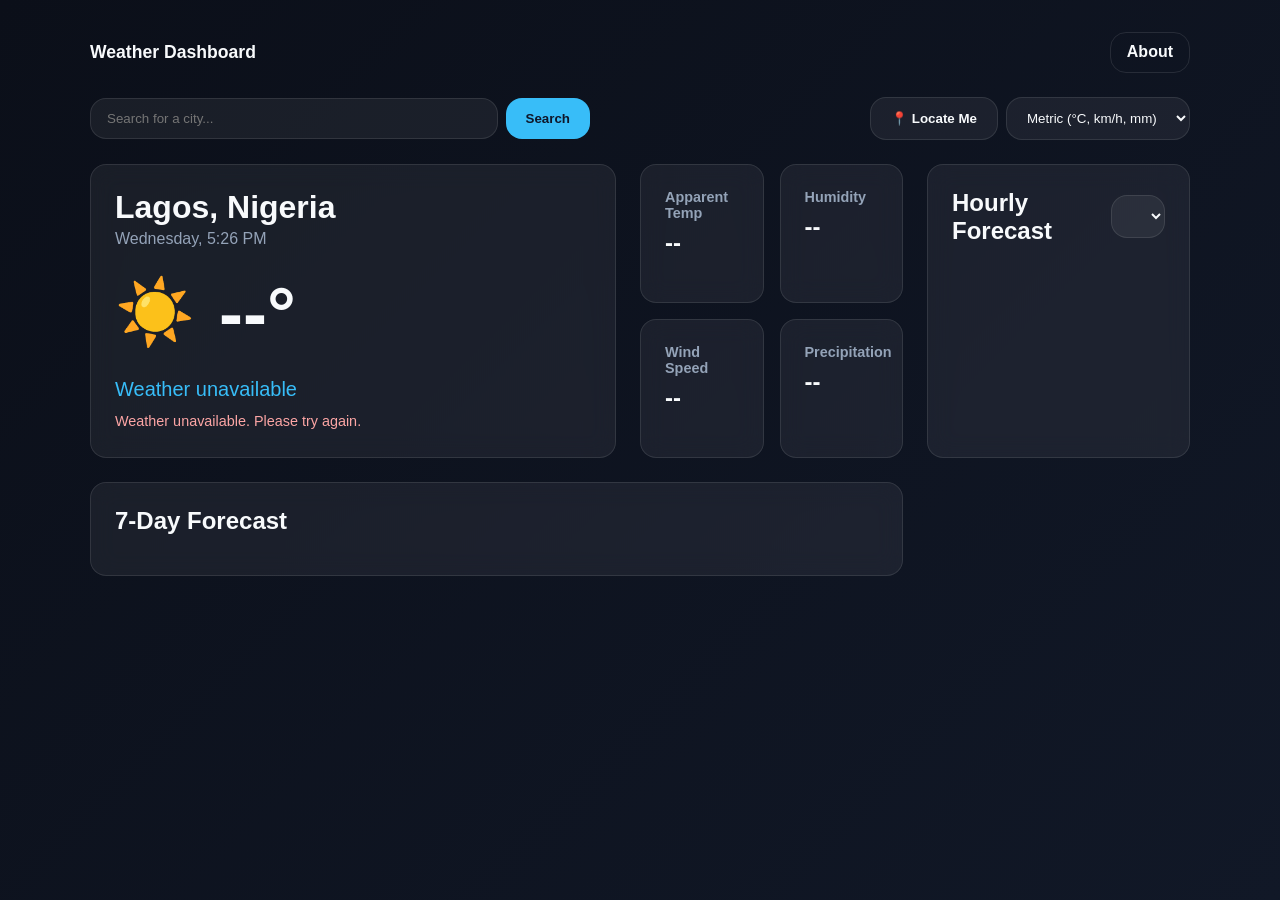
<file: index.html>
<!DOCTYPE html>
<html lang="en">
<head>
    <meta charset="UTF-8">
    <meta name="viewport" content="width=device-width, initial-scale=1">
    <title>Responsive Weather Dashboard</title>
    <link rel="stylesheet" href="style.css">
</head>
<body>
    <div class="app-container">
        <nav class="site-nav" aria-label="Main navigation">
            <a class="site-brand" href="index.html">Weather Dashboard</a>
            <a class="about-link" href="about.html">About</a>
        </nav>

        <!-- Search & Control Header -->
        <header class="dashboard-header">
            <form id="search-form" class="search-bar">
                <input type="text" id="search-input" placeholder="Search for a city..." required aria-label="Search city">
                <button type="submit" class="btn-search">Search</button>
            </form>
            <div class="controls">
                <button id="geo-btn" class="btn-secondary" title="Use current location">📍 Locate Me</button>
                <select id="unit-selector" class="unit-dropdown" aria-label="Toggle measurement units">
                    <option value="metric">Metric (°C, km/h, mm)</option>
                    <option value="imperial">Imperial (°F, mph, in)</option>
                </select>
            </div>
        </header>

        <main class="dashboard-grid">
            <!-- Current Weather Overview -->
            <section class="card card-current">
                <div class="current-header">
                    <h1 id="location-name">Lagos, Nigeria</h1>
                    <p id="current-date">Wednesday, 5:26 PM</p>
                </div>
               <div class="current-temp-block">
                    <div id="weather-icon" class="weather-icon-large">☀️</div>
                    <div class="temp-display">
                        <span id="current-temp">--</span><span class="unit-symbol">°</span>
                    </div>
                </div>
                <p id="weather-condition" class="weather-condition-text">Clear Sky</p>
                <p id="status-message" class="status-message" aria-live="polite"></p>
            </section>

            <!-- Detailed Weather Metrics Grid -->
            <section class="metrics-grid">
                <div class="card metric-box">
                    <h3>Apparent Temp</h3>
                    <p id="metric-feels-like">--</p> 
                </div>
                <div class="card metric-box">
                    <h3>Humidity</h3>
                    <p id="metric-humidity">--</p>
                </div>
                <div class="card metric-box">
                    <h3>Wind Speed</h3>
                    <p id="metric-wind">--</p>
                </div>
                <div class="card metric-box">
                    <h3>Precipitation</h3>
                    <p id="metric-precipitation">--</p>
                </div>
            </section>

            <!-- Day Selector & Hourly Forecast -->
            <section class="card card-hourly">
                <div class="hourly-header">
                    <h2>Hourly Forecast</h2>
                    <select id="forecast-day-select" class="day-dropdown">
                        <!-- Options populated dynamically via JavaScript -->
                    </select>
                </div>
                <div id="hourly-container" class="hourly-scroll-container">
                    <!-- Hourly items generated via JS -->
                </div>
            </section>

            <!-- 7-Day Forecast Section -->
            <section class="card card-weekly">
                <h2>7-Day Forecast</h2>
                <div id="weekly-container" class="weekly-list">
                    <!-- Weekly rows generated via JS -->
                </div>
            </section>
        </main>
    </div>
    <script src="app.js"></script>
</body>
</html>
</file>
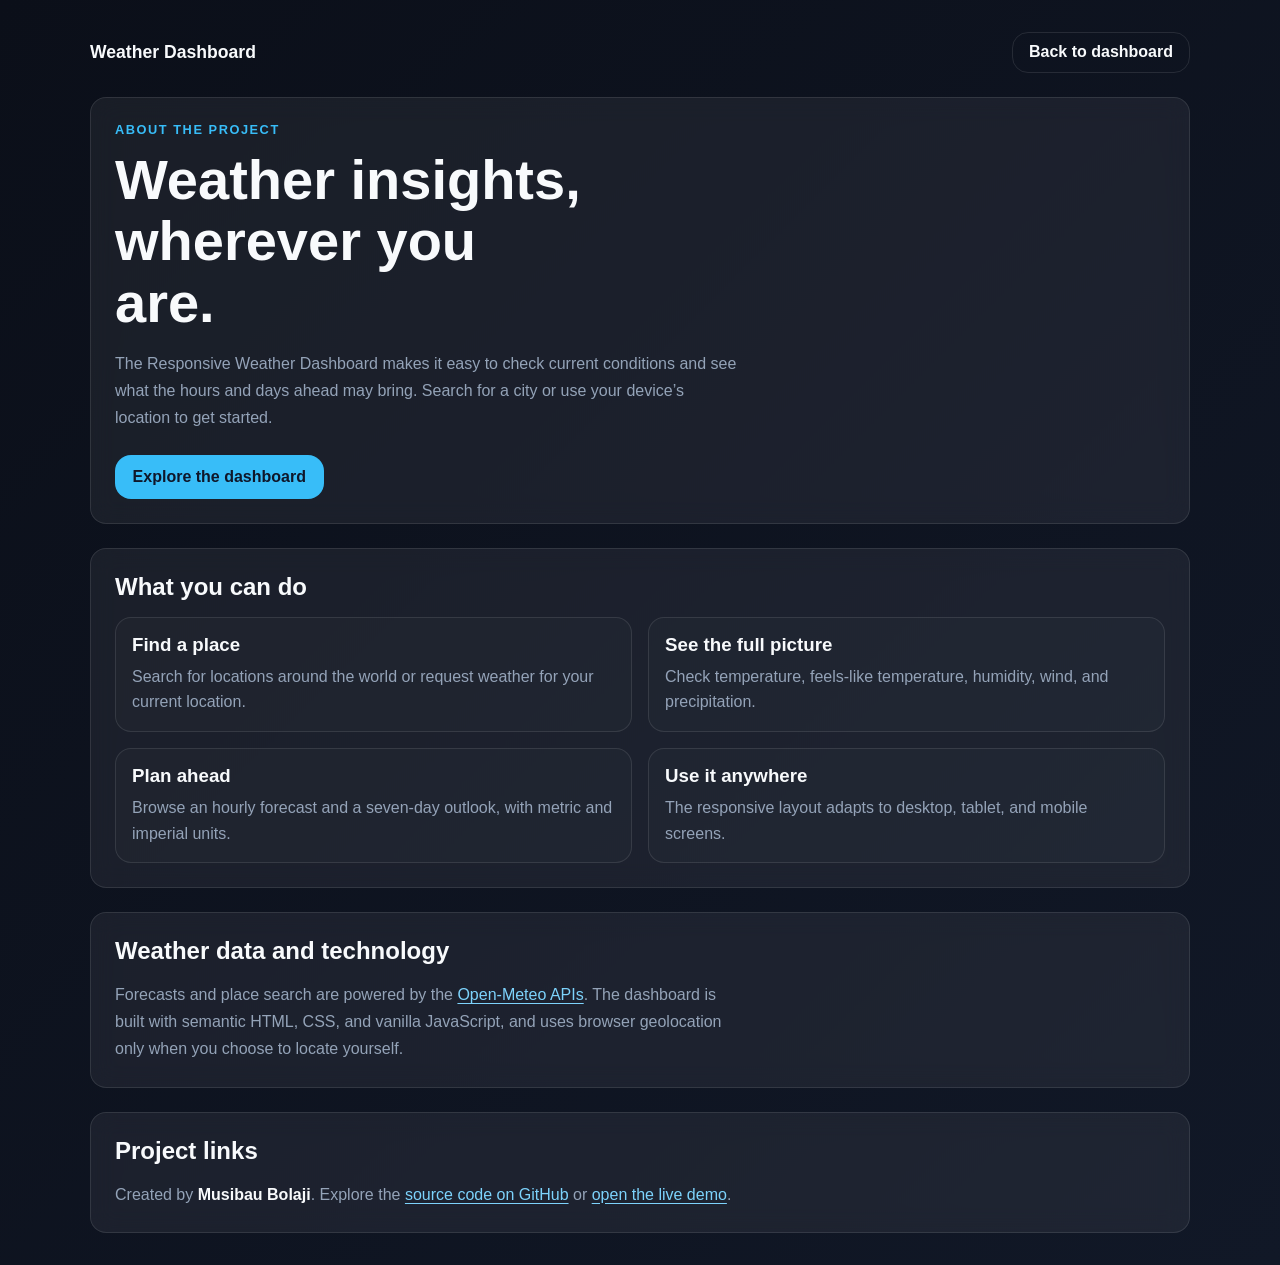
<file: about.html>
<!DOCTYPE html>
<html lang="en">
<head>
    <meta charset="UTF-8">
    <meta name="viewport" content="width=device-width, initial-scale=1">
    <meta name="description" content="Learn about the Responsive Weather Dashboard, its features, technology, and weather data source.">
    <title>About | Responsive Weather Dashboard</title>
    <link rel="stylesheet" href="style.css">
</head>
<body>
    <div class="app-container">
        <nav class="site-nav" aria-label="Main navigation">
            <a class="site-brand" href="index.html">Weather Dashboard</a>
            <a class="about-link" href="index.html">Back to dashboard</a>
        </nav>

        <main class="about-content">
            <section class="card about-intro">
                <p class="about-eyebrow">ABOUT THE PROJECT</p>
                <h1>Weather insights, wherever you are.</h1>
                <p>
                    The Responsive Weather Dashboard makes it easy to check current
                    conditions and see what the hours and days ahead may bring.
                    Search for a city or use your device’s location to get started.
                </p>
                <a class="btn-search about-cta" href="index.html">Explore the dashboard</a>
            </section>

            <section class="card about-section">
                <h2>What you can do</h2>
                <div class="about-feature-grid">
                    <article class="about-feature">
                        <h3>Find a place</h3>
                        <p>Search for locations around the world or request weather for your current location.</p>
                    </article>
                    <article class="about-feature">
                        <h3>See the full picture</h3>
                        <p>Check temperature, feels-like temperature, humidity, wind, and precipitation.</p>
                    </article>
                    <article class="about-feature">
                        <h3>Plan ahead</h3>
                        <p>Browse an hourly forecast and a seven-day outlook, with metric and imperial units.</p>
                    </article>
                    <article class="about-feature">
                        <h3>Use it anywhere</h3>
                        <p>The responsive layout adapts to desktop, tablet, and mobile screens.</p>
                    </article>
                </div>
            </section>

            <section class="card about-section">
                <h2>Weather data and technology</h2>
                <p>
                    Forecasts and place search are powered by the
                    <a href="https://open-meteo.com/" target="_blank" rel="noopener noreferrer">Open-Meteo APIs</a>.
                    The dashboard is built with semantic HTML, CSS, and vanilla JavaScript, and uses
                    browser geolocation only when you choose to locate yourself.
                </p>
            </section>

            <section class="card about-section about-links">
                <h2>Project links</h2>
                <p>
                    Created by <strong>Musibau Bolaji</strong>.
                    Explore the <a href="https://github.com/adigson/responsive-weather-dashboard" target="_blank" rel="noopener noreferrer">source code on GitHub</a>
                    or <a href="https://asikowealtherapp.netlify.app/" target="_blank" rel="noopener noreferrer">open the live demo</a>.
                </p>
            </section>
        </main>
    </div>
</body>
</html>
</file>
<file: style.css>
:root {
--bg-gradient: linear-gradient(135deg, #0b0f19 0%, #111827 100%);
    --card-bg: rgba(255, 255, 255, 0.06);
    --card-border: rgba(255, 255, 255, 0.1);
    --text-primary: #f8fafc;
    --text-secondary: #94a3b8;
    --accent: #38bdf8;
    --accent-hover: #7dd3fc;
    --radius: 16px;
    --transition: all 0.25s cubic-bezier(0.4, 0, 0.2, 1);
}

* {
    margin: 0;
    padding: 0;
    box-sizing: border-box;
    font-family: 'Segoe UI', Tahoma, Geneva, Verdana, sans-serif;
}

body {
    background: var(--bg-gradient);
    color: var(--text-primary);
    min-height: 100vh;
    padding: 2rem 1rem;
    display: flex;
    justify-content: center;
}

.app-container {
    width: 100%;
    max-width: 1100px;
    display: flex;
    flex-direction: column;
    gap: 1.5rem;
}

/* Site navigation */
.site-nav {
    display: flex;
    justify-content: space-between;
    align-items: center;
    gap: 1rem;
}

.site-brand,
.about-link {
    color: var(--text-primary);
    text-decoration: none;
    font-weight: 600;
}

.site-brand { font-size: 1.1rem; }

.about-link {
    border: 1px solid var(--card-border);
    border-radius: var(--radius);
    padding: 0.65rem 1rem;
    transition: var(--transition);
}

.about-link:hover,
.about-link:focus-visible {
    border-color: var(--accent);
    color: var(--accent-hover);
}

.about-content {
    display: grid;
    gap: 1.5rem;
}

.about-intro { padding: clamp(1.5rem, 5vw, 3.5rem); }

.about-eyebrow {
    color: var(--accent);
    font-size: 0.8rem;
    font-weight: 700;
    letter-spacing: 0.12em;
    margin-bottom: 0.75rem;
}

.about-intro h1 {
    max-width: 15ch;
    font-size: clamp(2rem, 6vw, 3.5rem);
    line-height: 1.1;
    margin-bottom: 1rem;
}

.about-intro > p:not(.about-eyebrow),
.about-section > p {
    max-width: 70ch;
    color: var(--text-secondary);
    line-height: 1.7;
}

.about-cta {
    display: inline-block;
    margin-top: 1.5rem;
    padding: 0.8rem 1.1rem;
    border-radius: var(--radius);
    font-weight: 600;
    text-decoration: none;
}

.about-section h2 { margin-bottom: 1rem; }

.about-feature-grid {
    display: grid;
    grid-template-columns: repeat(2, minmax(0, 1fr));
    gap: 1rem;
}

.about-feature {
    padding: 1rem;
    border: 1px solid var(--card-border);
    border-radius: var(--radius);
    background: rgba(255, 255, 255, 0.02);
}

.about-feature h3 { margin-bottom: 0.5rem; }

.about-feature p {
    color: var(--text-secondary);
    line-height: 1.6;
}

.about-section a {
    color: var(--accent-hover);
    text-underline-offset: 0.2em;
}

.about-links strong { color: var(--text-primary); }

@media (max-width: 600px) {
    .site-nav { gap: 0.5rem; }
    .about-feature-grid { grid-template-columns: 1fr; }
}

/* Header & Inputs */
.dashboard-header {
    display: flex;
    flex-wrap: wrap;
    gap: 1rem;
    justify-content: space-between;
    align-items: center;
}

.search-bar {
    display: flex;
    flex: 1;
    max-width: 500px;
    gap: 0.5rem;
}

input[type="text"], .unit-dropdown, .day-dropdown {
    background: var(--card-bg);
    border: 1px solid var(--card-border);
    padding: 0.75rem 1rem;
    border-radius: var(--radius);
    color: var(--text-primary);
    outline: none;
    transition: var(--transition);
}

input[type="text"] { width: 100%; }
input[type="text"]:focus, .unit-dropdown:focus {
    border-color: var(--accent);
    box-shadow: 0 0 0 3px rgba(56, 189, 248, 0.2);
}

button {
    cursor: pointer;
    border: none;
    padding: 0.75rem 1.25rem;
    border-radius: var(--radius);
    transition: var(--transition);
    font-weight: 600;
}

.btn-search {
    background: var(--accent);
    color: #0f172a;
}
.btn-search:hover, .btn-search:focus { background: var(--accent-hover); }

.controls {
    display: flex;
    gap: 0.5rem;
}
.btn-secondary {
    background: var(--card-bg);
    color: var(--text-primary);
    border: 1px solid var(--card-border);
}
.btn-secondary:hover { background: rgba(255, 255, 255, 0.12); }

/* Layout Cards Architecture */
.card {
    background: var(--card-bg);
    border: 1px solid var(--card-border);
    backdrop-filter: blur(12px);
    border-radius: var(--radius);
    padding: 1.5rem;
}

.dashboard-grid {
    display: grid;
    grid-template-columns: 1fr;
    gap: 1.5rem;
}

@media(min-width: 900px) {
    .dashboard-grid {
        grid-template-columns: 2fr 1fr 1fr; /* Extends current block on left */
    }
}

/* Current Card Styling */
.current-header h1 { font-size: 2rem; margin-bottom: 0.25rem; }
.current-header p { color: var(--text-secondary); }
.current-temp-block {
    display: flex;
    align-items: center;
    gap: 1.5rem;
    margin: 1.5rem 0;
}
.weather-icon-large { font-size: 4rem; }
.temp-display { font-size: 4.5rem; font-weight: 700; }
.weather-condition-text { font-size: 1.25rem; color: var(--accent); font-weight: 500; }

.status-message {
    margin-top: 0.75rem;
    min-height: 1.25rem;
    font-size: 0.9rem;
    font-weight: 500;
    display: block;
    opacity: 0;
    transition: opacity 0.2s ease;
}

.status-message.info,
.status-message.success,
.status-message.error {
    opacity: 1;
}

.status-message.info {
    color: var(--accent-hover);
}

.status-message.success {
    color: #86efac;
}

.status-message.error {
    color: #fca5a5;
}

button:disabled,
select:disabled,
input:disabled {
    opacity: 0.7;
    cursor: wait;
}

/* Metrics Sub-Grid */
.metrics-grid {
    display: grid;
    grid-template-columns: repeat(2, 1fr);
    gap: 1rem;
}
.metric-box h3 { font-size: 0.9rem; color: var(--text-secondary); margin-bottom: 0.5rem; }
.metric-box p { font-size: 1.5rem; font-weight: 600; }

/* Hourly Horizontal Scroller */
.hourly-header {
    display: flex;
    justify-content: space-between;
    align-items: center;
    margin-bottom: 1rem;
}
.hourly-scroll-container {
    display: flex;
    gap: 1rem;
    overflow-x: auto;
    padding-bottom: 0.75rem;
    scroll-behavior: smooth;
}
.hourly-scroll-container::-webkit-scrollbar { height: 6px; }
.hourly-scroll-container::-webkit-scrollbar-thumb { background: var(--card-border); border-radius: 4px; }
.hourly-item {
    background: rgba(255, 255, 255, 0.03);
    border: 1px solid var(--card-border);
    padding: 1rem;
    border-radius: var(--radius);
    min-width: 90px;
    text-align: center;
    display: flex;
    flex-direction: column;
    gap: 0.5rem;
}

/* Weekly List Layout */
.card-weekly { grid-column: span 1; }
@media(min-width: 768px) { .card-weekly { grid-column: span 2; } }
.weekly-list { display: flex; flex-direction: column; gap: 0.75rem; margin-top: 1rem; }
.weekly-row {
    display: grid;
    grid-template-columns: 1fr 50px 1fr;
    align-items: center;
    padding: 0.75rem 1rem;
    background: rgba(255, 255, 255, 0.02);
    border-radius: var(--radius);
    border: 1px solid var(--card-border);
}
.weekly-row .day-name { font-weight: 500; }
.weekly-row .weekly-temps { text-align: right; font-weight: 600; }
.weekly-row .weekly-temps span { color: var(--text-secondary); font-weight: 400; margin-left: 0.5rem; }

/* Responsive foundation */
html,
body {
    width: 100%;
    max-width: 100%;
    overflow-x: hidden;
}

.card,
.dashboard-grid,
.app-container,
.hourly-scroll-container {
    min-width: 0;
}

/* Hourly forecast: one row with controlled horizontal scrolling */
#hourly-container,
.hourly-scroll-container {
    display: grid;
    grid-auto-flow: column;
    grid-template-rows: 1fr;
    grid-auto-columns: minmax(90px, 1fr);
    gap: 0.75rem;
    width: 100%;
    max-width: 100%;
    overflow-x: auto;
    overflow-y: hidden;
    padding: 0.25rem 0.1rem 0.75rem;
    overscroll-behavior-inline: contain;
    scroll-behavior: smooth;
    scrollbar-width: thin;
}

#hourly-container::-webkit-scrollbar,
.hourly-scroll-container::-webkit-scrollbar {
    height: 7px;
}

#hourly-container::-webkit-scrollbar-thumb,
.hourly-scroll-container::-webkit-scrollbar-thumb {
    background: var(--accent);
    border-radius: 999px;
}

.hourly-item {
    width: auto;
    min-width: 0;
    min-height: 88px;
    padding: 0.7rem 0.45rem;
    display: flex;
    flex-direction: column;
    align-items: center;
    justify-content: space-between;
    gap: 0.35rem;
    text-align: center;
    white-space: nowrap;
}

/* Keep weekly content inside its card */
#weekly-container,
.weekly-list {
    width: 100%;
    max-width: 100%;
    min-width: 0;
}

.weekly-row {
    width: 100%;
    min-width: 0;
}

/* Tablets */
@media (max-width: 899px) {
    body {
        padding: 1rem;
    }

    .dashboard-header {
        align-items: stretch;
    }

    .search-bar {
        width: 100%;
        max-width: none;
    }

    .controls {
        width: 100%;
        justify-content: space-between;
    }

    .dashboard-grid {
        grid-template-columns: 1fr;
    }

    .card-weekly {
        grid-column: span 1;
    }
}

/* Phones */
@media (max-width: 600px) {
    body {
        padding: 0.75rem;
    }

    .app-container {
        gap: 1rem;
    }

    .card {
        padding: 1rem;
        border-radius: 12px;
    }

    .dashboard-header {
        gap: 0.75rem;
    }

    .search-bar {
        display: grid;
        grid-template-columns: 1fr auto;
    }

    .controls {
        display: grid;
        grid-template-columns: 1fr 1fr;
    }

    .current-header h1 {
        font-size: 1.5rem;
    }

    .current-temp-block {
        gap: 0.75rem;
        margin: 1rem 0;
    }

    .weather-icon-large {
        font-size: 3rem;
    }

    .temp-display {
        font-size: 3.5rem;
    }

    .metrics-grid {
        gap: 0.6rem;
    }

    .metric-box p {
        font-size: 1.15rem;
    }

    #hourly-container,
    .hourly-scroll-container {
        grid-auto-columns: 84px;
        gap: 0.5rem;
    }

    .hourly-item {
        min-height: 82px;
        font-size: 0.8rem;
        padding: 0.6rem 0.3rem;
    }

    .weekly-row {
        grid-template-columns: minmax(0, 1fr) 40px minmax(0, 1fr);
        padding: 0.65rem 0.7rem;
        font-size: 0.85rem;
    }
}

/* Very small phones */
@media (max-width: 360px) {
    .search-bar {
        grid-template-columns: 1fr;
    }

    .btn-search {
        width: 100%;
    }

    .controls {
        grid-template-columns: 1fr;
    }

    .temp-display {
        font-size: 3rem;
    }
}
</file>
